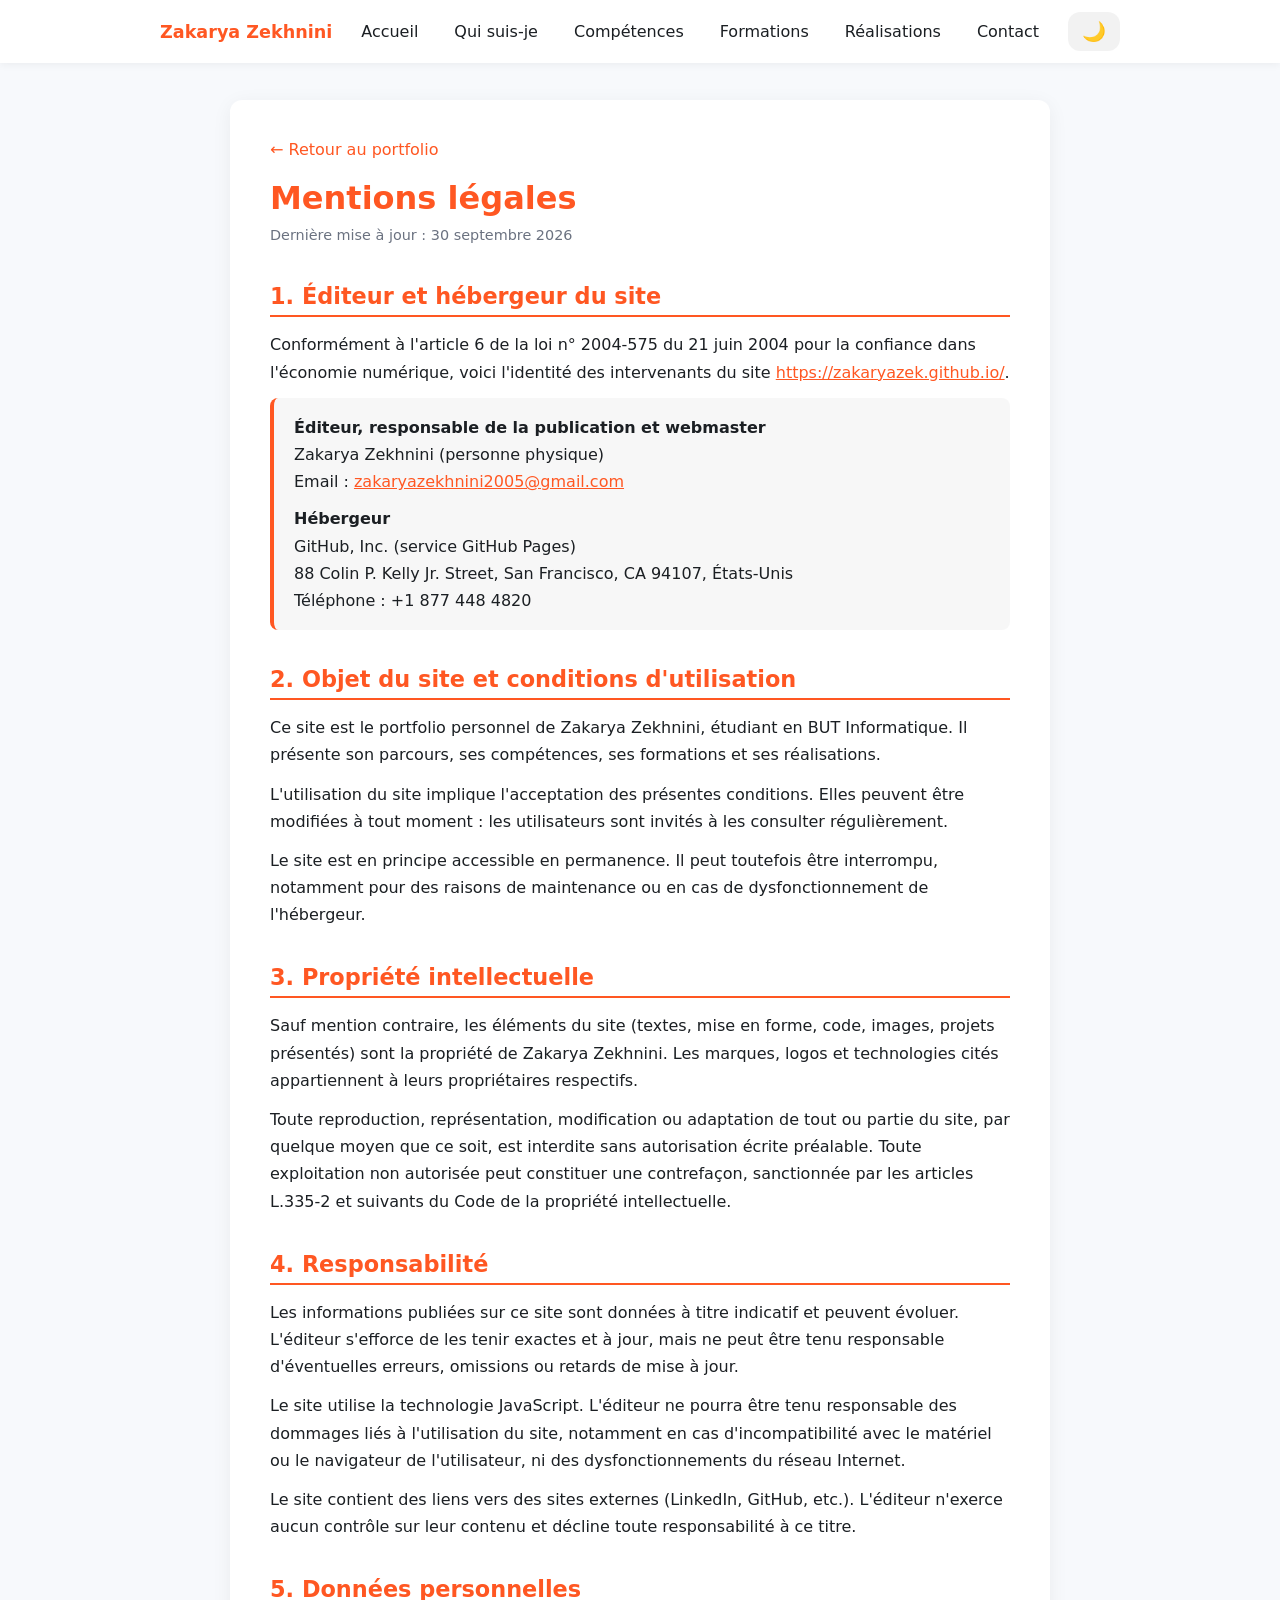
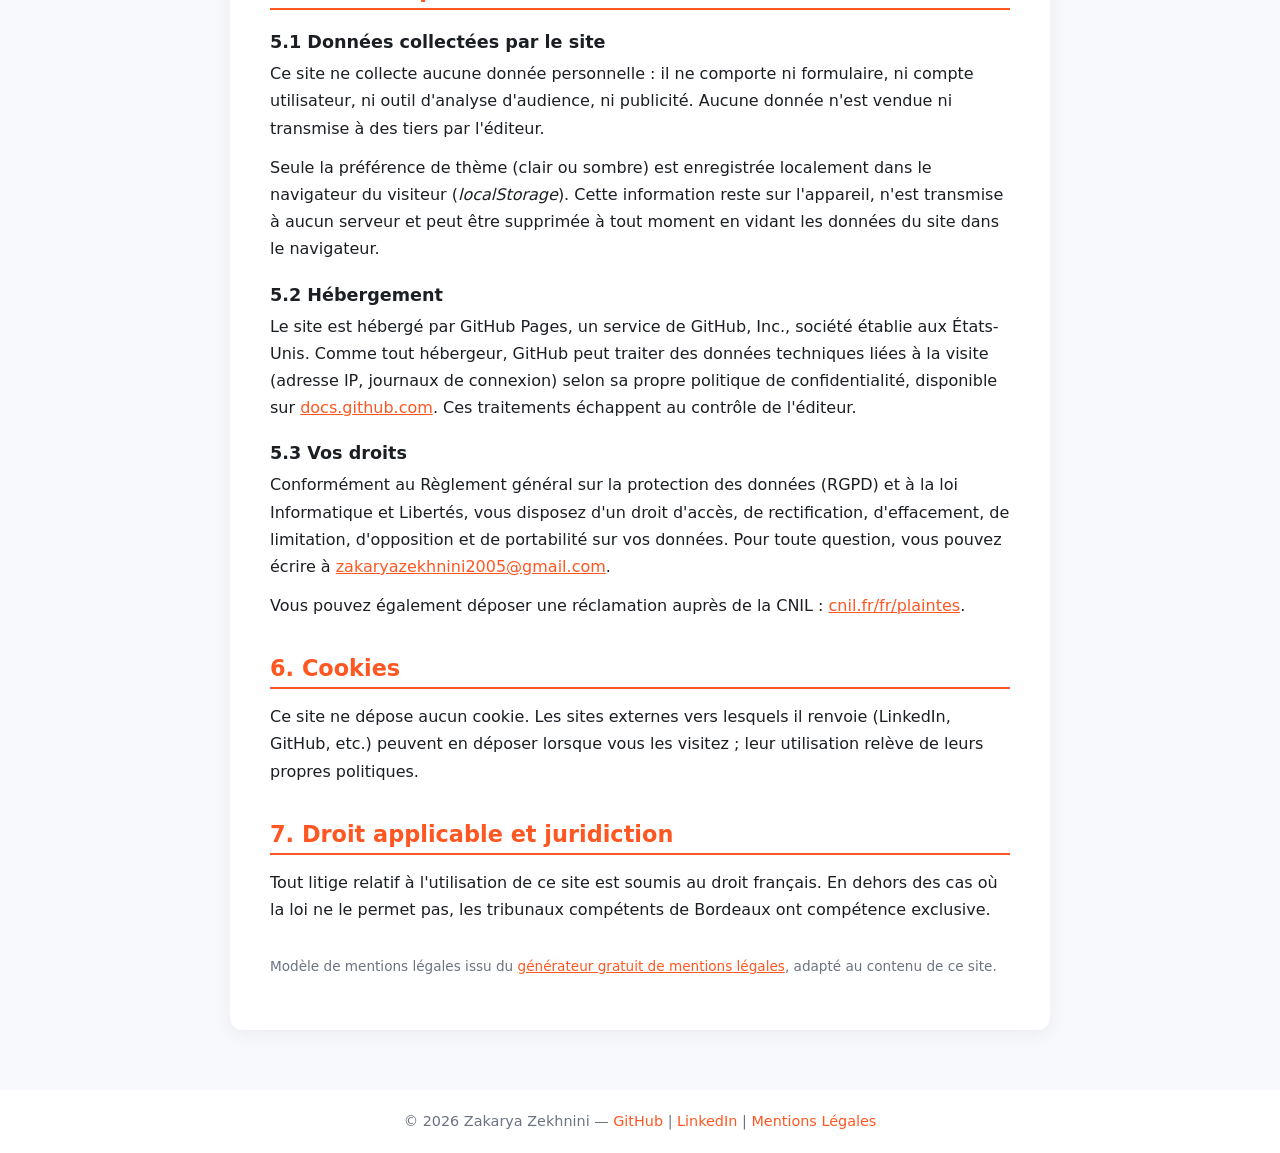
<file: mentions-legales.html>
<!doctype html>
<html lang="fr">

<head>
  <meta charset="utf-8" />
  <meta name="viewport" content="width=device-width,initial-scale=1" />
  <title>Mentions légales — Zakarya Zekhnini</title>
  <link rel="stylesheet" href="style.css" />
  <style>
    .legal-main {
      margin-top: 60px;
      scroll-snap-type: none;
      padding: 40px 20px 60px;
    }

    .legal-card {
      max-width: 820px;
      margin: 0 auto;
      background: var(--card);
      border-radius: var(--radius);
      padding: 40px;
      box-shadow: 0 4px 20px rgba(0, 0, 0, 0.06);
      transition: background 0.3s ease;
    }

    body.dark-mode .legal-card {
      box-shadow: 0 4px 20px rgba(0, 0, 0, 0.4);
    }

    .legal-back {
      display: inline-block;
      margin-bottom: 20px;
      color: var(--accent);
      text-decoration: none;
      font-weight: 500;
    }

    .legal-back:hover {
      text-decoration: underline;
    }

    .legal-title {
      color: var(--accent);
      font-size: 2rem;
      margin-bottom: 6px;
      text-align: left;
    }

    .legal-updated {
      color: var(--muted);
      font-size: 0.9rem;
      margin-bottom: 28px;
    }

    .legal-card h2 {
      margin-top: 36px;
      margin-bottom: 14px;
      padding-bottom: 6px;
      font-size: 1.4rem;
      border-bottom: 2px solid var(--accent);
    }

    .legal-card h3 {
      margin: 22px 0 8px;
      font-size: 1.1rem;
    }

    .legal-card p,
    .legal-card li {
      line-height: 1.7;
    }

    .legal-card p {
      margin-bottom: 12px;
    }

    .legal-card ul {
      padding-left: 22px;
      margin-bottom: 12px;
    }

    .legal-card a {
      color: var(--accent);
    }

    .legal-id {
      background: rgba(0, 0, 0, 0.03);
      border-left: 4px solid var(--accent);
      border-radius: 8px;
      padding: 16px 20px;
      margin-bottom: 16px;
    }

    body.dark-mode .legal-id {
      background: rgba(255, 255, 255, 0.05);
    }

    .legal-id p {
      margin-bottom: 0;
    }

    .legal-id p + p {
      margin-top: 10px;
    }

    .legal-credit {
      margin-top: 32px;
      color: var(--muted);
      font-size: 0.85rem;
    }

    @media (max-width: 768px) {
      .legal-main {
        padding: 24px 14px 40px;
      }

      .legal-card {
        padding: 24px 20px;
      }

      .legal-title {
        font-size: 1.6rem;
      }
    }
  </style>
</head>

<body>
  <header>
    <nav>
      <h1>Zakarya Zekhnini</h1>

      <button class="burger-btn" id="burger-btn" style="display: none;" aria-label="Menu">
        <span></span>
        <span></span>
        <span></span>
      </button>

      <div class="menu" id="menu">
        <a href="index.html#accueil">Accueil</a>
        <a href="index.html#qui-suis-je">Qui suis-je</a>
        <a href="index.html#competences">Compétences</a>
        <a href="index.html#formations">Formations</a>
        <a href="index.html#realisations">Réalisations</a>
        <a href="index.html#contact">Contact</a>
      </div>
      <button id="theme-toggle" class="theme-toggle">🌙</button>
    </nav>
  </header>

  <main class="legal-main">
    <article class="legal-card">
      <a class="legal-back" href="index.html">← Retour au portfolio</a>
      <h1 class="legal-title">Mentions légales</h1>
      <p class="legal-updated">Dernière mise à jour : 30 septembre 2026</p>

      <h2>1. Éditeur et hébergeur du site</h2>
      <p>Conformément à l'article 6 de la loi n° 2004-575 du 21 juin 2004 pour la confiance dans l'économie numérique,
        voici l'identité des intervenants du site
        <a href="https://zakaryazek.github.io/">https://zakaryazek.github.io/</a>.</p>

      <div class="legal-id">
        <p><strong>Éditeur, responsable de la publication et webmaster</strong><br>
          Zakarya Zekhnini (personne physique)<br>
          Email : <a href="mailto:zakaryazekhnini2005@gmail.com">zakaryazekhnini2005@gmail.com</a></p>
        <p><strong>Hébergeur</strong><br>
          GitHub, Inc. (service GitHub Pages)<br>
          88 Colin P. Kelly Jr. Street, San Francisco, CA 94107, États-Unis<br>
          Téléphone : +1 877 448 4820</p>
      </div>

      <h2>2. Objet du site et conditions d'utilisation</h2>
      <p>Ce site est le portfolio personnel de Zakarya Zekhnini, étudiant en BUT Informatique. Il présente son parcours,
        ses compétences, ses formations et ses réalisations.</p>
      <p>L'utilisation du site implique l'acceptation des présentes conditions. Elles peuvent être modifiées à tout
        moment : les utilisateurs sont invités à les consulter régulièrement.</p>
      <p>Le site est en principe accessible en permanence. Il peut toutefois être interrompu, notamment pour des raisons
        de maintenance ou en cas de dysfonctionnement de l'hébergeur.</p>

      <h2>3. Propriété intellectuelle</h2>
      <p>Sauf mention contraire, les éléments du site (textes, mise en forme, code, images, projets présentés) sont la
        propriété de Zakarya Zekhnini. Les marques, logos et technologies cités appartiennent à leurs propriétaires
        respectifs.</p>
      <p>Toute reproduction, représentation, modification ou adaptation de tout ou partie du site, par quelque moyen que
        ce soit, est interdite sans autorisation écrite préalable. Toute exploitation non autorisée peut constituer une
        contrefaçon, sanctionnée par les articles L.335-2 et suivants du Code de la propriété intellectuelle.</p>

      <h2>4. Responsabilité</h2>
      <p>Les informations publiées sur ce site sont données à titre indicatif et peuvent évoluer. L'éditeur s'efforce de
        les tenir exactes et à jour, mais ne peut être tenu responsable d'éventuelles erreurs, omissions ou retards de
        mise à jour.</p>
      <p>Le site utilise la technologie JavaScript. L'éditeur ne pourra être tenu responsable des dommages liés à
        l'utilisation du site, notamment en cas d'incompatibilité avec le matériel ou le navigateur de l'utilisateur, ni
        des dysfonctionnements du réseau Internet.</p>
      <p>Le site contient des liens vers des sites externes (LinkedIn, GitHub, etc.). L'éditeur n'exerce aucun contrôle
        sur leur contenu et décline toute responsabilité à ce titre.</p>

      <h2>5. Données personnelles</h2>
      <h3>5.1 Données collectées par le site</h3>
      <p>Ce site ne collecte aucune donnée personnelle : il ne comporte ni formulaire, ni compte utilisateur, ni outil
        d'analyse d'audience, ni publicité. Aucune donnée n'est vendue ni transmise à des tiers par l'éditeur.</p>
      <p>Seule la préférence de thème (clair ou sombre) est enregistrée localement dans le navigateur du visiteur
        (<em>localStorage</em>). Cette information reste sur l'appareil, n'est transmise à aucun serveur et peut être
        supprimée à tout moment en vidant les données du site dans le navigateur.</p>

      <h3>5.2 Hébergement</h3>
      <p>Le site est hébergé par GitHub Pages, un service de GitHub, Inc., société établie aux États-Unis. Comme tout
        hébergeur, GitHub peut traiter des données techniques liées à la visite (adresse IP, journaux de connexion) selon
        sa propre politique de confidentialité, disponible sur
        <a href="https://docs.github.com/en/site-policy/privacy-policies/github-general-privacy-statement"
          target="_blank" rel="noopener">docs.github.com</a>. Ces traitements échappent au contrôle de l'éditeur.</p>

      <h3>5.3 Vos droits</h3>
      <p>Conformément au Règlement général sur la protection des données (RGPD) et à la loi Informatique et Libertés,
        vous disposez d'un droit d'accès, de rectification, d'effacement, de limitation, d'opposition et de portabilité
        sur vos données. Pour toute question, vous pouvez écrire à
        <a href="mailto:zakaryazekhnini2005@gmail.com">zakaryazekhnini2005@gmail.com</a>.</p>
      <p>Vous pouvez également déposer une réclamation auprès de la CNIL :
        <a href="https://www.cnil.fr/fr/plaintes" target="_blank" rel="noopener">cnil.fr/fr/plaintes</a>.</p>

      <h2>6. Cookies</h2>
      <p>Ce site ne dépose aucun cookie. Les sites externes vers lesquels il renvoie (LinkedIn, GitHub, etc.) peuvent
        en déposer lorsque vous les visitez ; leur utilisation relève de leurs propres politiques.</p>

      <h2>7. Droit applicable et juridiction</h2>
      <p>Tout litige relatif à l'utilisation de ce site est soumis au droit français. En dehors des cas où la loi ne le
        permet pas, les tribunaux compétents de Bordeaux ont compétence exclusive.</p>

      <p class="legal-credit">Modèle de mentions légales issu du
        <a href="https://fr.orson.io/1371/generateur-mentions-legales" target="_blank" rel="noopener">générateur
          gratuit de mentions légales</a>, adapté au contenu de ce site.</p>
    </article>
  </main>

  <footer>
    <p>© 2026 Zakarya Zekhnini —
      <a href="https://github.com/zakaryazek" target="_blank">GitHub</a> |
      <a href="https://www.linkedin.com/in/zakarya-zekhnini" target="_blank">LinkedIn</a> |
      <a href="mentions-legales.html">Mentions Légales</a>
    </p>
  </footer>

  <script>
    // --- Couleur accent aléatoire à chaque chargement (comme la page d'accueil) ---
    const accentColors = ['#0078d7', '#e74c3c', '#2E8B57', '#9b59b6', '#f39c12',
      '#1abc9c', '#e91e63', '#00bcd4', '#ff5722', '#607d8b'];
    document.documentElement.style.setProperty(
      '--accent', accentColors[Math.floor(Math.random() * accentColors.length)]);

    // --- Menu burger ---
    const burgerBtn = document.getElementById('burger-btn');
    const menu = document.getElementById('menu');
    burgerBtn.addEventListener('click', () => {
      menu.classList.toggle('active');
      burgerBtn.classList.toggle('active');
    });

    // --- Thème sombre/clair (même clé "theme" que la page d'accueil) ---
    const themeToggle = document.getElementById('theme-toggle');
    const body = document.body;
    if (localStorage.getItem('theme') === 'dark') {
      body.classList.add('dark-mode');
      themeToggle.textContent = '☀️';
    }
    themeToggle.addEventListener('click', () => {
      body.classList.toggle('dark-mode');
      const dark = body.classList.contains('dark-mode');
      themeToggle.textContent = dark ? '☀️' : '🌙';
      localStorage.setItem('theme', dark ? 'dark' : 'light');
    });
  </script>
</body>

</html>
</file>
<file: style.css>
:root {
  --accent: #0078d7;
  --bg: #f7f9fc;
  --text: #1b1f23;
  --muted: #6b7280;
  --card: #ffffff;
  --radius: 12px;
  font-family: "Inter", system-ui, sans-serif;
  scroll-behavior: smooth;
}

body.dark-mode {
  --bg: #0f1419;
  --text: #e8ebed;
  --muted: #9ca3af;
  --card: #1a1f2e;
}

* {
  box-sizing: border-box;
  margin: 0;
  padding: 0;
}

body {
  background: var(--bg);
  color: var(--text);
  transition: background 0.3s ease, color 0.3s ease;
}

header {
  position: fixed;
  top: 0;
  left: 0;
  right: 0;
  background: var(--card);
  box-shadow: 0 2px 8px rgba(0, 0, 0, 0.05);
  z-index: 10;
  transition: background 0.3s ease;
}

nav {
  max-width: 1000px;
  margin: 0 auto;
  display: flex;
  justify-content: space-between;
  align-items: center;
  padding: 12px 20px;
}

nav h1 {
  color: var(--accent);
  font-size: 1.1rem;
  font-weight: 600;
}

.menu {
  display: flex;
  gap: 12px;
  flex-wrap: wrap;
}

.menu a {
  color: var(--text);
  text-decoration: none;
  padding: 6px 12px;
  border-radius: var(--radius);
  transition: background 0.2s;
}

.menu a:hover {
  background: rgba(0, 0, 0, 0.05);
}

.menu a.active-section {
  background: rgba(0, 0, 0, 0.08);
}

body.dark-mode .menu a:hover {
  background: rgba(255, 255, 255, 0.1);
}

body.dark-mode .menu a.active-section {
  background: rgba(255, 255, 255, 0.15);
}

.theme-toggle {
  background: rgba(0, 0, 0, 0.05);
  border: none;
  padding: 8px 14px;
  border-radius: var(--radius);
  cursor: pointer;
  font-size: 1.2rem;
  transition: background 0.2s, transform 0.2s;
  display: flex;
  align-items: center;
  justify-content: center;
}

body.dark-mode .theme-toggle {
  background: rgba(255, 255, 255, 0.1);
}

.theme-toggle:hover {
  background: rgba(0, 0, 0, 0.1);
  transform: scale(1.1);
}

body.dark-mode .theme-toggle:hover {
  background: rgba(255, 255, 255, 0.2);
}

section {
  height: 100vh;
  display: flex;
  align-items: center;
  justify-content: center;
  scroll-snap-align: start;
  padding: 40px;
}

#competences {
  background: #eef2f8;
  transition: background 0.3s ease;
}

body.dark-mode #competences {
  background: #1a2235;
}

#qui-suis-je {
  background: var(--bg);
}

#formations {
  background: #eef2f8;
  transition: background 0.3s ease;
}

body.dark-mode #formations {
  background: #1a2235;
}

#realisations {
  background: var(--bg);
}

#contact {
  background: #eef2f8;
  transition: background 0.3s ease;
}

body.dark-mode #contact {
  background: #1a2235;
}

.content {
  max-width: 1100px;
  width: 100%;
  text-align: center;
}

h2 {
  color: var(--accent);
  margin-bottom: 12px;
  font-size: 1.8rem;
}

p {
  line-height: 1.6;
}

main {
  margin-top: 60px;
  scroll-snap-type: y mandatory;
}

#accueil {
  position: relative;
  overflow: hidden;
}

#accueil canvas {
  position: absolute;
  top: 0;
  left: 0;
  width: 100%;
  height: 100%;
  z-index: 0;
}

#accueil .content {
  position: relative;
  z-index: 1;
}

.hero-content {
  text-align: center;
  max-width: 800px;
  margin: 0 auto;
  background: rgba(255, 255, 255, 0.95);
  padding: 60px 40px;
  border-radius: calc(var(--radius) * 2);
  box-shadow: 0 10px 40px rgba(0, 0, 0, 0.15);
  animation: fadeInUp 1s ease-out;
  backdrop-filter: blur(10px);
  transition: background 0.3s ease;
}

body.dark-mode .hero-content {
  background: rgba(26, 31, 46, 0.95);
  color: var(--text);
}

.hero-title {
  font-size: 3.5rem;
  font-weight: 700;
  margin-bottom: 16px;
  color: var(--text);
  letter-spacing: -1px;
}

.hero-subtitle {
  font-size: 1.5rem;
  font-weight: 500;
  color: var(--accent);
  margin-bottom: 24px;
}

.hero-description {
  font-size: 1.15rem;
  line-height: 1.8;
  color: var(--text);
  margin-bottom: 40px;
  max-width: 700px;
  margin-left: auto;
  margin-right: auto;
}

.hero-buttons {
  display: flex;
  gap: 20px;
  justify-content: center;
  flex-wrap: wrap;
}

.btn-primary,
.btn-secondary {
  display: inline-block;
  padding: 14px 32px;
  min-width: 200px;
  border-radius: var(--radius);
  text-decoration: none;
  font-weight: 600;
  font-size: 1rem;
  transition: all 0.3s ease;
  box-shadow: 0 4px 12px rgba(0, 120, 215, 0.3);
  border: none;
  cursor: pointer;
  text-align: center;
}

.btn-primary {
  background: var(--accent);
  color: #ffffff;
}

.btn-primary:hover {
  background: var(--text);
  color: #ffffff;
  transform: translateY(-2px);
  box-shadow: 0 6px 20px rgba(0, 120, 215, 0.5);
}

.btn-secondary {
  background: var(--card);
  color: var(--accent);
  border: 2px solid var(--accent);
  box-shadow: 0 4px 12px rgba(0, 120, 215, 0.3);
}

.btn-secondary:hover {
  background: var(--text);
  color: #ffffff;
  border-color: var(--text);
  transform: translateY(-2px);
  box-shadow: 0 6px 20px rgba(0, 120, 215, 0.5);
}

@keyframes fadeInUp {
  from {
    opacity: 0;
    transform: translateY(30px);
  }

  to {
    opacity: 1;
    transform: translateY(0);
  }
}



/* ========================================
   SECTION QUI SUIS-JE - CSS COMPLET
   ======================================== */

#qui-suis-je .content {
  max-width: 1200px;
}

/* Layout principal */
.about-layout {
  display: grid;
  grid-template-columns: 350px 1fr;
  gap: 50px;
  align-items: stretch;
  margin-top: 50px;
  min-height: 600px;
}

/* Photo avec design moderne */
.about-photo {
  width: 100%;
  height: 600px;
  border-radius: var(--radius);
  overflow: hidden;
  border: 4px solid var(--accent);
  position: relative;
  transition: all 0.4s ease;
}


.about-photo img {
  width: 100%;
  height: 100%;
  object-fit: cover;
}



/* Partie droite */
.about-right {
  display: flex;
  flex-direction: column;
  gap: 25px;
}

/* Menu horizontal moderne */
.about-menu {
  display: flex;
  gap: 12px;
  background: var(--card);
  border-radius: calc(var(--radius) + 2px);
  padding: 10px;
  box-shadow: 0 4px 15px rgba(0, 0, 0, 0.08);
  border: 2px solid rgba(0, 120, 215, 0.1);
  width: 100%;
}

body.dark-mode .about-menu {
  border-color: rgba(0, 120, 215, 0.3);
  box-shadow: 0 4px 15px rgba(0, 0, 0, 0.3);
}

.about-menu-item {
  flex: 1;
  padding: 14px 24px;
  background: transparent;
  border: none;
  color: var(--text);
  font-weight: 600;
  font-size: 1rem;
  cursor: pointer;
  border-radius: var(--radius);
  transition: all 0.3s ease;
  position: relative;
  white-space: nowrap;
}

.about-menu-item::after {
  content: '';
  position: absolute;
  bottom: 8px;
  left: 50%;
  transform: translateX(-50%);
  width: 0;
  height: 3px;
  background: var(--accent);
  border-radius: 2px;
  transition: width 0.3s ease;
}

.about-menu-item:hover {
  background: rgba(0, 120, 215, 0.08);
  transform: translateY(-2px);
}

.about-menu-item.active {
  background: var(--accent);
  color: white;
  box-shadow: 0 4px 12px rgba(0, 120, 215, 0.3);
}

.about-menu-item.active::after {
  display: none;
}

body.dark-mode .about-menu-item:hover {
  background: rgba(0, 120, 215, 0.15);
}

/* Menu déroulant élégant */
.about-menu-dropdown {
  position: relative;
  flex: 1;
}

.dropdown-content {
  position: absolute;
  top: calc(100% + 10px);
  left: 0;
  right: 0;
  background: var(--card);
  border-radius: var(--radius);
  box-shadow: 0 8px 25px rgba(0, 0, 0, 0.15);
  margin-top: 0;
  opacity: 0;
  visibility: hidden;
  transform: translateY(-15px);
  transition: all 0.3s cubic-bezier(0.68, -0.55, 0.265, 1.55);
  z-index: 10;
  overflow: hidden;
  border: 2px solid rgba(0, 120, 215, 0.2);
}

body.dark-mode .dropdown-content {
  box-shadow: 0 8px 25px rgba(0, 0, 0, 0.5);
  border-color: rgba(0, 120, 215, 0.4);
}

.about-menu-dropdown:hover .dropdown-content {
  opacity: 1;
  visibility: visible;
  transform: translateY(0);
}

.dropdown-content button {
  width: 100%;
  padding: 14px 24px;
  background: transparent;
  border: none;
  color: var(--text);
  font-size: 0.95rem;
  font-weight: 500;
  text-align: left;
  cursor: pointer;
  transition: all 0.2s ease;
  border-bottom: 1px solid rgba(0, 0, 0, 0.05);
  position: relative;
}

.dropdown-content button::before {
  content: '▸';
  position: absolute;
  left: 10px;
  opacity: 0;
  transition: all 0.2s ease;
  color: var(--accent);
}

.dropdown-content button:hover::before {
  opacity: 1;
  left: 8px;
}

.dropdown-content button:last-child {
  border-bottom: none;
}

.dropdown-content button:hover {
  background: linear-gradient(90deg, rgba(0, 120, 215, 0.1) 0%, transparent 100%);
  padding-left: 30px;
  color: var(--accent);
}

body.dark-mode .dropdown-content button {
  border-bottom-color: rgba(255, 255, 255, 0.05);
}

body.dark-mode .dropdown-content button:hover {
  background: linear-gradient(90deg, rgba(0, 120, 215, 0.2) 0%, transparent 100%);
}

/* Zone de contenu stylisée */
.about-content-box {
  background: var(--card);
  border: 3px solid var(--accent);
  border-radius: calc(var(--radius) + 4px);
  padding: 40px;
  height: 500px;
  box-shadow: 0 6px 20px rgba(0, 0, 0, 0.08);
  position: relative;
}

.about-content-box::before {
  content: '';
  position: absolute;
  top: -2px;
  left: -2px;
  right: -2px;
  bottom: -2px;
  background: linear-gradient(135deg, var(--accent), transparent);
  border-radius: calc(var(--radius) + 4px);
  z-index: -1;
  opacity: 0.1;
}

body.dark-mode .about-content-box {
  box-shadow: 0 6px 20px rgba(0, 0, 0, 0.3);
}

#dynamic-text {
  line-height: 1.9;
  font-size: 1.05rem;
  color: var(--text);
}

#dynamic-text h3 {
  color: var(--accent);
  margin-bottom: 20px;
  font-size: 1.6rem;
  font-weight: 700;
  position: relative;
  padding-bottom: 12px;
}

#dynamic-text h3::after {
  content: '';
  position: absolute;
  bottom: 0;
  left: 0;
  width: 60px;
  height: 4px;
  background: var(--accent);
  border-radius: 2px;
}

#dynamic-text p {
  margin-bottom: 18px;
  text-align: justify;
}

#dynamic-text strong {
  color: var(--accent);
  font-weight: 600;
}

#dynamic-text ul {
  list-style: none;
  padding-left: 0;
  margin: 20px 0;
}

#dynamic-text ul li {
  padding: 10px 0;
  padding-left: 35px;
  position: relative;
  transition: transform 0.2s ease;
}

#dynamic-text ul li:hover {
  transform: translateX(5px);
}

#dynamic-text ul li::before {
  content: "▸";
  position: absolute;
  left: 10px;
  color: var(--accent);
  font-weight: bold;
  font-size: 1.2rem;
}



#competences h2 {
  margin-bottom: 60px;
}

#competences {
  position: relative;
  overflow: hidden;
}

#competences::before {
  content: '';
  position: absolute;
  top: -50%;
  right: -10%;
  width: 500px;
  height: 500px;
  background: radial-gradient(circle, rgba(0, 120, 215, 0.08) 0%, transparent 70%);
  pointer-events: none;
}

#competences::after {
  content: '';
  position: absolute;
  bottom: -30%;
  left: -5%;
  width: 400px;
  height: 400px;
  background: radial-gradient(circle, rgba(0, 120, 215, 0.05) 0%, transparent 70%);
  pointer-events: none;
}

body.dark-mode #competences::before,
body.dark-mode #competences::after {
  display: none;
}

#competences .content {
  max-width: 1400px;
  position: relative;
  z-index: 1;
}

.skills {
  display: grid;
  grid-template-columns: repeat(5, 1fr);
  gap: 50px;
  margin-top: 20px;
  text-align: left;
}

.skill {
  background: #eef2f8;
  padding: 24px 20px;
  box-shadow: 0 2px 8px rgba(0, 0, 0, 0.04);
  min-height: 280px;
  transition: transform 0.3s ease, box-shadow 0.3s ease, background 0.3s ease;
  position: relative;
}

body.dark-mode .skill {
  background: #1a2235;
}

.skill::before {
  content: '';
  position: absolute;
  top: 0;
  left: 0;
  width: 4px;
  height: 0;
  background: var(--accent);
  transition: height 0.3s ease;
}

.skill:hover {
  transform: translateY(-4px);
  box-shadow: 0 6px 16px rgba(0, 120, 215, 0.12);
}

.skill:hover::before {
  height: 100%;
}

.skill h3 {
  color: var(--accent);
  font-size: 1.05rem;
  font-weight: 600;
  margin-bottom: 20px;
  border-bottom: 2px solid rgba(0, 120, 215, 0.2);
  padding-bottom: 10px;
  min-height: 50px;
  display: flex;
  align-items: center;
  transition: border-color 0.3s ease;
}

.skill:hover h3 {
  border-bottom-color: var(--accent);
}

.skill p {
  font-size: 0.9rem;
  line-height: 2.2;
  white-space: pre-line;
  color: var(--text);
}

/* ========================================
   SECTION CONTACT - UN SEUL BLOC
   ======================================== */

#contact .content {
  max-width: 900px;
}

.contact-intro {
  font-size: 1.1rem;
  color: var(--muted);
  margin-bottom: 40px;
  max-width: 600px;
  margin-left: auto;
  margin-right: auto;
}

.contact-unified-card {
  background: var(--card);
  border: 3px solid var(--accent);
  border-radius: calc(var(--radius) + 4px);
  padding: 40px;

  transition: all 0.3s ease;
}



.contact-items {
  display: flex;
  flex-direction: column;
  gap: 0;
}

.contact-item {
  display: grid;
  grid-template-columns: 60px 1fr auto;
  align-items: center;
  gap: 20px;
  padding: 25px 20px;
  border-bottom: 2px solid rgba(0, 120, 215, 0.1);
  transition: all 0.3s ease;
  position: relative;
  background: transparent;
  /* Retirer le fond grisé par défaut */
}

.contact-item:last-child {
  border-bottom: none;
}

.contact-item::before {
  content: '';
  position: absolute;
  left: 0;
  top: 0;
  bottom: 0;
  width: 4px;
  background: var(--accent);
  transform: scaleY(0);
  transition: transform 0.3s ease;
}

.contact-item:hover::before {
  transform: scaleY(1);
}

.contact-item:hover {
  background: rgba(0, 120, 215, 0.05);
  padding-left: 25px;
}

body.dark-mode .contact-item {
  border-bottom-color: rgba(0, 120, 215, 0.2);
}

body.dark-mode .contact-item:hover {
  background: rgba(0, 120, 215, 0.1);
}

/* Retirer le style highlight par défaut du CV */
.contact-item-highlight {
  background: transparent;
  /* Changé de rgba(0, 120, 215, 0.05) */
  border-left: none;
  /* Changé de 4px solid */
}

.contact-item-highlight:hover {
  background: rgba(0, 120, 215, 0.05);
}

body.dark-mode .contact-item-highlight {
  background: transparent;
  /* Changé */
}

body.dark-mode .contact-item-highlight:hover {
  background: rgba(0, 120, 215, 0.1);
}

.contact-icon {
  font-size: 2.5rem;
  text-align: center;
  transition: transform 0.3s ease;
}

.contact-item:hover .contact-icon {
  transform: scale(1.15);
}

.contact-details {
  text-align: left;
}

.contact-details h3 {
  color: var(--accent);
  font-size: 1.1rem;
  font-weight: 700;
  margin-bottom: 5px;
}

.contact-value {
  color: var(--text);
  font-size: 0.95rem;
  margin: 0;
  opacity: 0.8;
}

/* Tous les boutons ont la même taille */
.contact-btn {
  display: inline-block;
  padding: 12px 32px;
  /* Taille uniforme */
  min-width: 140px;
  /* Largeur minimale identique */
  background: var(--accent);
  color: white;
  text-decoration: none;
  border-radius: var(--radius);
  font-weight: 600;
  font-size: 0.95rem;
  /* Taille de texte identique */
  transition: all 0.3s ease;
  border: none;
  cursor: pointer;
  box-shadow: 0 4px 12px rgba(0, 120, 215, 0.3);
  white-space: nowrap;
  text-align: center;
}

.contact-btn:hover {
  background: var(--text);
  transform: translateY(-2px);
  box-shadow: 0 5px 15px rgba(0, 120, 215, 0.4);
}

/* Le bouton primary a les mêmes dimensions maintenant */
.contact-btn-primary {
  background: var(--accent);
  /* Suppression des paddings et font-size différents */
}

.contact-btn-primary:hover {
  background: var(--text);
  box-shadow: 0 6px 20px rgba(0, 120, 215, 0.5);
}

/* Animation de succès pour la copie */
@keyframes successPulse {
  0% {
    transform: scale(1);
  }

  50% {
    transform: scale(1.05);
  }

  100% {
    transform: scale(1);
  }
}

.contact-btn.copied {
  background: #2ecc71;
  animation: successPulse 0.4s ease;
}



.timeline {
  position: relative;
  width: 100%;
  min-height: 450px;
  margin-top: 80px;
  display: flex;
  justify-content: space-around;
  align-items: center;
  padding: 0 40px;
}

.timeline-line {
  position: absolute;
  top: 50%;
  left: 3%;
  width: 94%;
  height: 4px;
  background: var(--accent);
  border-radius: 2px;
  z-index: 0;
  transform: translateY(-50%);
}

.timeline-arrow {
  position: absolute;
  top: 50%;
  right: 2.5%;
  width: 0;
  height: 0;
  border-top: 8px solid transparent;
  border-bottom: 8px solid transparent;
  border-left: 14px solid var(--accent);
  transform: translateY(-50%);
}

.timeline-item {
  position: relative;
  text-align: center;
  flex: 0 0 28%;
  z-index: 1;
  cursor: pointer;
}

.timeline-connector {
  position: absolute;
  left: 50%;
  width: 3px;
  background: var(--accent);
  transform: translateX(-50%);
}

.timeline-box {
  background: var(--card);
  border: 2px solid var(--accent);
  border-radius: var(--radius);
  padding: 16px 18px;
  width: 100%;
  max-width: 240px;
  margin: 0 auto;
  box-shadow: 0 4px 10px rgba(0, 0, 0, 0.1);
  transition: transform 0.2s, box-shadow 0.2s, background 0.3s ease, color 0.3s ease;
}

.timeline-box h3 {
  font-size: 1rem;
  margin-bottom: 8px;
  color: var(--text);
}

.timeline-box p {
  font-size: 0.85rem;
  color: var(--text);
}

.timeline-box:hover {
  transform: translateY(-6px);
  box-shadow: 0 8px 20px rgba(0, 0, 0, 0.15);
}

.timeline-item.top .timeline-connector {
  bottom: 50%;
  height: 80px;
}

.timeline-item.top .timeline-box {
  position: absolute;
  bottom: calc(50% + 80px);
  left: 50%;
  transform: translateX(-50%);
}

.timeline-item.bottom .timeline-connector {
  top: 50%;
  height: 80px;
}

.timeline-item.bottom .timeline-box {
  position: absolute;
  top: calc(50% + 80px);
  left: 50%;
  transform: translateX(-50%);
}

.timeline-item.bottom .timeline-box:hover,
.timeline-item.top .timeline-box:hover {
  transform: translate(-50%, -6px);
}

.modal {
  position: fixed;
  inset: 0;
  background: rgba(0, 0, 0, 0.4);
  display: flex;
  align-items: center;
  justify-content: center;
  visibility: hidden;
  opacity: 0;
  transition: opacity 0.3s ease;
  z-index: 100;
}

.modal.show {
  visibility: visible;
  opacity: 1;
}

.modal-content {
  background: var(--card);
  padding: 20px 24px;
  border-radius: var(--radius);
  box-shadow: 0 6px 20px rgba(0, 0, 0, 0.2);
  max-width: 400px;
  text-align: left;
  position: relative;
  color: var(--text);
}

.close-btn {
  position: absolute;
  top: 8px;
  right: 12px;
  background: transparent;
  border: none;
  font-size: 18px;
  cursor: pointer;
  color: var(--muted);
}

.close-btn:hover {
  color: var(--accent);
}



#realisations .content {
  max-width: 1400px;
}

.projects {
  display: grid;
  grid-template-columns: repeat(auto-fill, minmax(280px, 1fr));
  gap: 30px;
  margin-top: 40px;
}

.project-card {
  background: var(--card);
  overflow: hidden;
  box-shadow: 0 2px 8px rgba(0, 0, 0, 0.08);
  cursor: pointer;
  transition: transform 0.3s ease, box-shadow 0.3s ease;
}

.project-card.hidden {
  display: none;
}

.project-card:hover {
  box-shadow: 0 8px 20px rgba(0, 120, 215, 0.15);
}


.project-image {
  width: 100%;
  height: 200px;
  background: linear-gradient(135deg, #667eea 0%, #764ba2 100%);
  display: flex;
  align-items: center;
  justify-content: center;
  overflow: hidden;
  position: relative;
}

.project-image img {
  width: 100%;
  height: 100%;
  object-fit: cover;
}

.project-image:not(:has(img[src*="."])) {
  background: linear-gradient(135deg,
      rgba(0, 120, 215, 0.8) 0%,
      rgba(0, 120, 215, 0.5) 100%);
}


.project-info {
  padding: 20px;
  background: var(--card);
}

.project-info h3 {
  font-size: 1.05rem;
  color: var(--text);
  margin-bottom: 8px;
  font-weight: 600;
}

.project-info p {
  font-size: 0.9rem;
  line-height: 1.5;
  color: var(--text);
}

.muted {
  color: var(--muted);
}


footer {
  text-align: center;
  padding: 20px;
  color: var(--muted);
  font-size: 0.9rem;
  background: var(--card);
  transition: background 0.3s ease;
}

footer a {
  color: var(--accent);
  text-decoration: none;
}

footer a:hover {
  text-decoration: underline;
}



/* ========================================
   FILTRES ET CARROUSEL PROJETS
   ======================================== */

.project-filters {
  display: flex;
  justify-content: center;
  gap: 15px;
  flex-wrap: wrap;
  margin-bottom: 40px;
}

.filter-btn {
  padding: 12px 24px;
  background: var(--card);
  color: var(--text);
  border: 2px solid rgba(0, 120, 215, 0.2);
  border-radius: var(--radius);
  font-weight: 600;
  font-size: 0.95rem;
  cursor: pointer;
  transition: all 0.3s ease;
}

.filter-btn:hover {
  background: rgba(0, 120, 215, 0.1);
  border-color: var(--accent);
  transform: translateY(-2px);
}

.filter-btn.active {
  background: var(--accent);
  color: white;
  border-color: var(--accent);
}

body.dark-mode .filter-btn {
  border-color: rgba(0, 120, 215, 0.3);
}

.projects-carousel-wrapper {
  position: relative;
  max-width: 1400px;
  margin: 0 auto;
}

.carousel-arrow {
  position: absolute;
  top: 50%;
  transform: translateY(-50%);
  background: var(--accent);
  color: white;
  border: none;
  width: 50px;
  height: 50px;
  border-radius: 50%;
  font-size: 2rem;
  cursor: pointer;
  z-index: 5;
  transition: all 0.3s ease;
  display: flex;
  align-items: center;
  justify-content: center;
  box-shadow: 0 4px 12px rgba(0, 120, 215, 0.3);
}

.carousel-arrow:hover {
  background: var(--text);
  transform: translateY(-50%) scale(1.1);
  box-shadow: 0 6px 20px rgba(0, 120, 215, 0.5);
}

.carousel-arrow.left {
  left: -70px;
}

.carousel-arrow.right {
  right: -70px;
}

.carousel-arrow:disabled {
  opacity: 0.3;
  cursor: not-allowed;
}

.carousel-arrow:disabled:hover {
  transform: translateY(-50%) scale(1);
  background: var(--accent);
}

.projects-carousel {
  display: grid;
  grid-template-columns: repeat(4, 1fr);
  gap: 30px;
  overflow: hidden;
}



/* ========================================
   MODALE PROJET - STYLES COMPLETS
   ======================================== */

#project-modal {
  position: fixed;
  inset: 0;
  background: rgba(0, 0, 0, 0.6);
  display: flex;
  align-items: center;
  justify-content: center;
  visibility: hidden;
  opacity: 0;
  transition: opacity 0.3s ease;
  z-index: 100;
  padding: 20px;
}

#project-modal.show {
  visibility: visible;
  opacity: 1;
}

#project-modal .modal-content {
  background: var(--card);
  border-radius: var(--radius);
  box-shadow: 0 10px 40px rgba(0, 0, 0, 0.3);
  max-width: 800px;
  width: 100%;
  max-height: 90vh;
  overflow-y: auto;
  position: relative;
  color: var(--text);
  animation: slideUp 0.3s ease-out;
}

@keyframes slideUp {
  from {
    opacity: 0;
    transform: translateY(30px);
  }

  to {
    opacity: 1;
    transform: translateY(0);
  }
}

/* Header de la modale */
.project-modal-header {
  display: flex;
  justify-content: space-between;
  align-items: center;
  padding: 30px 40px;
  border-bottom: 2px solid rgba(0, 120, 215, 0.1);
  background: linear-gradient(135deg, rgba(0, 120, 215, 0.05), transparent);
  position: relative;
}

.project-modal-header h3 {
  color: var(--accent);
  font-size: 1.6rem;
  margin: 0;
  font-weight: 700;
  flex: 1;
}

/* Image de la modale */
.project-modal-image {
  width: 100%;
  height: 250px;
  background: linear-gradient(135deg,
      rgba(0, 120, 215, 0.8) 0%,
      rgba(0, 120, 215, 0.5) 100%);
  display: flex;
  align-items: center;
  justify-content: center;
  overflow: hidden;
  position: relative;
}

.project-modal-image img {
  width: 100%;
  height: 100%;
  object-fit: cover;
}

.project-modal-image::after {
  content: '';
  position: absolute;
  inset: 0;
  background: rgba(0, 120, 215, 0.1);
  pointer-events: none;
}

/* Body de la modale - Layout correct */
.project-modal-body {
  padding: 40px;
}

/* Section résumé - prend toute la largeur */
.project-modal-body .project-section:first-child {
  margin-bottom: 30px;
  padding-bottom: 30px;
  border-bottom: 2px solid rgba(0, 120, 215, 0.1);
}

/* Layout deux colonnes pour Tools et Skills */
.project-modal-body .project-section.tools {
  display: inline-block;
  width: 48%;
  vertical-align: top;
  margin-right: 4%;
}

.project-modal-body .project-section.skills {
  display: inline-block;
  width: 48%;
  vertical-align: top;
}

.project-section {
  margin-bottom: 0;
}

.project-section h4 {
  color: var(--accent);
  font-size: 1.2rem;
  margin-bottom: 20px;
  margin-top: 0;
  font-weight: 700;
  display: flex;
  align-items: center;
  gap: 10px;
}

.project-section p {
  color: var(--text);
  line-height: 1.8;
  font-size: 0.95rem;
  margin: 0;
  text-align: justify;
}

/* Listes stylisées */
.project-section ul {
  list-style: none;
  padding: 0;
  margin: 0;
}

.project-section ul li {
  padding: 12px 0;
  padding-left: 30px;
  position: relative;
  color: var(--text);
  font-size: 0.95rem;
  line-height: 1.6;
}


.project-section ul li::before {
  content: "▸";
  position: absolute;
  left: 0;
  color: var(--accent);
  font-weight: bold;
  font-size: 1.2rem;
}

/* Footer de la modale */
.project-modal-footer {
  padding: 30px 40px;
  background: rgba(0, 120, 215, 0.05);
  text-align: center;
  border-top: 2px solid rgba(0, 120, 215, 0.1);
}

/* Bouton GitHub */
.github-btn {
  display: inline-flex;
  align-items: center;
  gap: 10px;
  padding: 14px 32px;
  background: #24292e;
  color: white;
  text-decoration: none;
  border-radius: var(--radius);
  font-weight: 600;
  font-size: 1rem;
  transition: all 0.3s ease;
  box-shadow: 0 4px 12px rgba(0, 0, 0, 0.2);
  border: none;
  cursor: pointer;
}

.github-btn:hover {
  background: #1a1f24;
  transform: translateY(-2px);
  box-shadow: 0 6px 20px rgba(0, 0, 0, 0.3);
}

.github-btn::before {
  content: "⚡";
  font-size: 1.2rem;
}

/* Bouton fermer */
#close-project-modal,
.close-btn {
  position: absolute;
  top: 15px;
  right: 15px;
  background: transparent;
  border: none;
  font-size: 28px;
  cursor: pointer;
  color: var(--muted);
  width: 40px;
  height: 40px;
  display: flex;
  align-items: center;
  justify-content: center;
  border-radius: var(--radius);
  transition: all 0.2s ease;
}

#close-project-modal:hover,
.close-btn:hover {
  color: var(--accent);
  background: rgba(0, 120, 215, 0.1);
}

/* Dark mode */
body.dark-mode .project-modal-header {
  border-bottom-color: rgba(0, 120, 215, 0.2);
}

body.dark-mode .project-modal-body .project-section:first-child {
  border-bottom-color: rgba(0, 120, 215, 0.2);
}

body.dark-mode .project-modal-footer {
  background: rgba(0, 120, 215, 0.1);
  border-top-color: rgba(0, 120, 215, 0.2);
}




/* ========================================
   MODALE FORMATION - STYLES
   ======================================== */

#formation-modal {
  position: fixed;
  inset: 0;
  background: rgba(0, 0, 0, 0.6);
  display: flex;
  align-items: center;
  justify-content: center;
  visibility: hidden;
  opacity: 0;
  transition: opacity 0.3s ease;
  z-index: 100;
  padding: 20px;
}

#formation-modal.show {
  visibility: visible;
  opacity: 1;
}

#formation-modal .modal-content {
  background: var(--card);
  border-radius: var(--radius);
  box-shadow: 0 10px 40px rgba(0, 0, 0, 0.3);
  max-width: 850px;
  width: 100%;
  max-height: 90vh;
  overflow-y: auto;
  position: relative;
  color: var(--text);
  animation: slideUp 0.3s ease-out;
}


/* Header */
.formation-modal-header {
  display: flex;
  justify-content: space-between;
  align-items: center;
  padding: 30px 40px;
  border-bottom: 2px solid rgba(0, 120, 215, 0.1);
  background: linear-gradient(135deg, rgba(0, 120, 215, 0.05), transparent);
  position: relative;
}

.formation-modal-header h3 {
  color: var(--accent);
  font-size: 1.6rem;
  margin: 0;
  font-weight: 700;
  flex: 1;
}

/* Image */
.formation-modal-image {
  width: 100%;
  height: 250px;
  background: linear-gradient(135deg,
      rgba(0, 120, 215, 0.8) 0%,
      rgba(0, 120, 215, 0.5) 100%);
  display: flex;
  align-items: center;
  justify-content: center;
  overflow: hidden;
  position: relative;
}

.formation-modal-image img {
  width: 100%;
  height: 100%;
  object-fit: cover;
}

.formation-modal-image::after {
  content: '';
  position: absolute;
  inset: 0;
  background: rgba(0, 120, 215, 0.1);
  pointer-events: none;
}

/* Body */
.formation-modal-body {
  padding: 40px;
}

/* Barre info (Établissement + Période) */
.formation-info-bar {
  display: grid;
  grid-template-columns: 1fr 1fr;
  gap: 20px;
  margin-bottom: 40px;
  padding: 25px;
  background: rgba(0, 120, 215, 0.05);
  border-radius: var(--radius);
  border: 2px solid rgba(0, 120, 215, 0.1);
}

.info-item {
  text-align: center;
}

.info-label {
  display: block;
  font-size: 0.85rem;
  font-weight: 600;
  color: var(--muted);
  text-transform: uppercase;
  letter-spacing: 0.5px;
  margin-bottom: 8px;
}

.info-value {
  font-size: 1.1rem;
  font-weight: 600;
  color: var(--accent);
  margin: 0;
}

body.dark-mode .formation-info-bar {
  background: rgba(0, 120, 215, 0.1);
  border-color: rgba(0, 120, 215, 0.2);
}

/* Grid deux colonnes (Parcours + Compétences) */
.formation-content-grid {
  display: grid;
  grid-template-columns: 1fr 1fr;
  gap: 40px;
  margin-bottom: 30px;
}

.formation-section {
  margin-bottom: 0;
}

.formation-section h4 {
  color: var(--accent);
  font-size: 1.2rem;
  margin-bottom: 20px;
  margin-top: 0;
  font-weight: 700;
  display: flex;
  align-items: center;
  gap: 10px;
}

.formation-section ul {
  list-style: none;
  padding: 0;
  margin: 0;
}

.formation-section ul li {
  padding: 12px 0;
  padding-left: 30px;
  position: relative;
  color: var(--text);
  font-size: 0.95rem;
  line-height: 1.6;
}

.formation-section ul li::before {
  content: "▸";
  position: absolute;
  left: 0;
  color: var(--accent);
  font-weight: bold;
  font-size: 1.2rem;
}

/* Footer */
.formation-modal-footer {
  padding: 25px 40px;
  background: rgba(0, 120, 215, 0.05);
  border-top: 2px solid rgba(0, 120, 215, 0.1);
  text-align: center;
}

.footer-text {
  color: var(--muted);
  font-size: 0.95rem;
  font-style: italic;
  margin: 0;
  line-height: 1.6;
}

body.dark-mode .formation-modal-footer {
  background: rgba(0, 120, 215, 0.1);
  border-top-color: rgba(0, 120, 215, 0.2);
}

/* Bouton fermer */
#close-formation-modal {
  position: absolute;
  top: 15px;
  right: 15px;
  background: transparent;
  border: none;
  font-size: 28px;
  cursor: pointer;
  color: var(--muted);
  width: 40px;
  height: 40px;
  display: flex;
  align-items: center;
  justify-content: center;
  border-radius: var(--radius);
  transition: all 0.2s ease;
}

#close-formation-modal:hover {
  color: var(--accent);
  background: rgba(0, 120, 215, 0.1);
}


/* ========================================
   RESPONSIVE MOBILE
   ======================================== */

@media (max-width: 768px) {

  /* Uniformiser tous les backgrounds */
  #competences,
  #formations,
  #contact {
    background: var(--bg);
  }

  body.dark-mode #competences,
  body.dark-mode #formations,
  body.dark-mode #contact {
    background: var(--bg);
  }

  /* Supprimer les effets décoratifs */
  #competences::before,
  #competences::after {
    display: none;
  }

  /* ===== HEADER ET NAVIGATION ===== */
  nav {
    padding: 12px 15px;
  }

  nav h1 {
    font-size: 1rem;
  }

  /* Menu burger - caché par défaut */
  .menu {
    position: fixed;
    top: 60px;
    left: -100%;
    width: 100%;
    height: calc(100vh - 60px);
    background: var(--card);
    flex-direction: column;
    padding: 20px;
    gap: 0;
    transition: left 0.3s ease;
    box-shadow: 0 4px 20px rgba(0, 0, 0, 0.1);
    z-index: 100;
    overflow-y: auto;
  }

  /* Menu burger - visible quand actif */
  .menu.active {
    left: 0;
  }

  .menu a {
    padding: 15px 20px;
    font-size: 1.1rem;
    border-radius: 0;
    border-bottom: 1px solid rgba(0, 120, 215, 0.1);
    width: 100%;
    display: block;
  }

  .menu a:last-child {
    border-bottom: none;
  }

  body.dark-mode .menu a {
    border-bottom-color: rgba(0, 120, 215, 0.2);
  }

  /* Bouton burger */
  .burger-btn {
    display: flex !important;
    flex-direction: column;
    gap: 5px;
    background: transparent;
    border: none;
    cursor: pointer;
    padding: 8px;
    z-index: 101;
  }

  .burger-btn span {
    width: 25px;
    height: 3px;
    background: var(--accent);
    border-radius: 2px;
    transition: all 0.3s ease;
    display: block;
  }

  .burger-btn.active span:nth-child(1) {
    transform: rotate(45deg) translate(8px, 8px);
  }

  .burger-btn.active span:nth-child(2) {
    opacity: 0;
  }

  .burger-btn.active span:nth-child(3) {
    transform: rotate(-45deg) translate(7px, -7px);
  }

  /* ===== SECTIONS GÉNÉRALES ===== */
  section {
    height: auto;
    min-height: 100vh;
    padding: 80px 20px 40px;
  }

  .content {
    padding: 0 10px;
  }

  h2 {
    font-size: 1.6rem;
    margin-bottom: 40px;
  }

  /* ===== SECTION ACCUEIL ===== */
  #accueil {
    padding: 100px 20px 40px;
  }

  .hero-content {
    padding: 40px 25px;
    margin: 0 10px;
  }

  .hero-title {
    font-size: 2rem;
    letter-spacing: 0;
  }

  .hero-subtitle {
    font-size: 1.2rem;
    margin-bottom: 20px;
  }

  .hero-description {
    font-size: 1rem;
    margin-bottom: 30px;
  }

  .hero-buttons {
    flex-direction: column;
    gap: 15px;
  }

  .btn-primary,
  .btn-secondary {
    width: 100%;
    min-width: auto;
    padding: 12px 24px;
  }

  /* ===== SECTION QUI SUIS-JE ===== */
  .about-layout {
    grid-template-columns: 1fr;
    gap: 30px;
    margin-top: 30px;
  }

  .about-photo {
    height: 350px;
    max-width: 100%;
  }

  .about-menu {
    flex-direction: column;
    gap: 10px;
    padding: 8px;
  }

  .about-menu-item {
    width: 100%;
    text-align: center;
    padding: 12px 20px;
    font-size: 0.95rem;
  }

  .about-menu-dropdown {
    width: 100%;
  }

  /* Dropdown en mode accordéon sur mobile */
  .dropdown-content {
    position: static;
    opacity: 1;
    visibility: visible;
    transform: none;
    box-shadow: none;
    margin-top: 8px;
    border: 2px solid rgba(0, 120, 215, 0.2);
    background: rgba(0, 120, 215, 0.05);
    max-height: 0;
    overflow: hidden;
    transition: max-height 0.3s ease;
    border-radius: var(--radius);
  }

  .about-menu-dropdown:hover .dropdown-content,
  .about-menu-dropdown.active .dropdown-content {
    max-height: 500px;
  }

  .dropdown-content button {
    padding: 12px 20px;
    font-size: 0.9rem;
  }

  .about-content-box {
    height: auto;
    min-height: 350px;
    padding: 25px;
  }

  #dynamic-text {
    font-size: 0.95rem;
    line-height: 1.7;
  }

  #dynamic-text h3 {
    font-size: 1.4rem;
    margin-bottom: 15px;
  }

  #dynamic-text ul li {
    padding: 8px 0;
    padding-left: 30px;
  }

  /* ===== SECTION COMPÉTENCES ===== */
  .skills {
    grid-template-columns: 1fr;
    gap: 20px;
    margin-top: 30px;
  }

  .skill {
    min-height: auto;
    padding: 20px 18px;
  }

  .skill h3 {
    font-size: 1rem;
    min-height: auto;
    margin-bottom: 15px;
  }

  .skill p {
    font-size: 0.85rem;
    line-height: 2;
  }

  /* ===== SECTION FORMATIONS ===== */
  .timeline {
    flex-direction: column;
    min-height: auto;
    padding: 20px 10px;
    margin-top: 40px;
  }

  .timeline-line,
  .timeline-arrow {
    display: none;
  }

  .timeline-item {
    flex: none;
    width: 100%;
    margin-bottom: 25px;
    position: static;
  }

  .timeline-connector {
    display: none;
  }

  .timeline-item.top .timeline-box,
  .timeline-item.bottom .timeline-box {
    position: static;
    transform: none;
    max-width: 100%;
    margin: 0;
  }

  .timeline-box {
    padding: 20px;
  }

  .timeline-box:hover {
    transform: none;
  }

  .timeline-item.top .timeline-box:hover,
  .timeline-item.bottom .timeline-box:hover {
    transform: none;
  }

  .timeline-box h3 {
    font-size: 1.1rem;
  }

  .timeline-box p {
    font-size: 0.9rem;
  }

  /* ===== SECTION RÉALISATIONS ===== */
  .project-filters {
    flex-direction: column;
    gap: 10px;
    margin-bottom: 30px;
  }

  .filter-btn {
    width: 100%;
    padding: 12px 20px;
    font-size: 0.9rem;
  }

  .projects-carousel-wrapper {
    margin: 0;
  }

  .carousel-arrow {
    display: none;
  }

  .projects-carousel {
    grid-template-columns: 1fr;
    gap: 20px;
  }

  .project-card {
    width: 100%;
  }

  .project-image {
    height: 180px;
  }

  .project-info {
    padding: 18px;
  }

  .project-info h3 {
    font-size: 1rem;
  }

  .project-info p {
    font-size: 0.85rem;
  }

  /* ===== SECTION CONTACT ===== */
  .contact-intro {
    font-size: 1rem;
    margin-bottom: 30px;
  }

  .contact-unified-card {
    padding: 15px;
  }

  .contact-item {
    grid-template-columns: 50px 1fr;
    gap: 12px;
    padding: 18px 12px;
  }

  .contact-icon {
    font-size: 2rem;
  }

  .contact-details h3 {
    font-size: 0.95rem;
    margin-bottom: 4px;
  }

  .contact-value {
    font-size: 0.8rem;
  }

  .contact-btn {
    grid-column: 2 / 3;
    margin-top: 10px;
    width: 100%;
    padding: 10px 20px;
    min-width: auto;
    font-size: 0.9rem;
  }

  /* ===== MODALES ===== */
  #formation-modal,
  #project-modal {
    padding: 10px;
  }

  #formation-modal .modal-content,
  #project-modal .modal-content {
    margin: 0;
    max-height: calc(100vh - 20px);
    border-radius: calc(var(--radius) - 2px);
  }

  /* Modale Formation */
  .formation-modal-header,
  .project-modal-header {
    padding: 20px 15px;
  }

  .formation-modal-header h3,
  .project-modal-header h3 {
    font-size: 1.2rem;
    padding-right: 30px;
  }

  .formation-modal-image,
  .project-modal-image {
    height: 200px;
  }

  .formation-modal-body,
  .project-modal-body {
    padding: 20px 15px;
  }

  .formation-info-bar {
    grid-template-columns: 1fr;
    gap: 15px;
    padding: 15px;
    margin-bottom: 30px;
  }

  .info-label {
    font-size: 0.8rem;
  }

  .info-value {
    font-size: 1rem;
  }

  .formation-content-grid {
    grid-template-columns: 1fr;
    gap: 25px;
  }

  .formation-section h4,
  .project-section h4 {
    font-size: 1.1rem;
    margin-bottom: 15px;
  }

  .formation-section ul li,
  .project-section ul li {
    font-size: 0.9rem;
    padding: 10px 0;
    padding-left: 28px;
  }

  .formation-section ul li::before,
  .project-section ul li::before {
    font-size: 1.1rem;
  }

  .formation-modal-footer,
  .project-modal-footer {
    padding: 20px 15px;
  }

  .footer-text {
    font-size: 0.9rem;
  }

  /* Modale Projet */
  .project-modal-body .project-section:first-child {
    margin-bottom: 25px;
    padding-bottom: 25px;
  }

  .project-modal-body .project-section.tools,
  .project-modal-body .project-section.skills {
    display: block;
    width: 100%;
    margin-right: 0;
    margin-bottom: 25px;
  }

  .project-modal-body .project-section.skills {
    margin-bottom: 0;
  }

  .project-section p {
    font-size: 0.9rem;
  }

  .github-btn {
    padding: 12px 24px;
    font-size: 0.95rem;
    width: 100%;
  }

  #close-formation-modal,
  #close-project-modal {
    font-size: 24px;
    width: 35px;
    height: 35px;
  }

  /* ===== FOOTER ===== */
  footer {
    padding: 20px 15px;
    font-size: 0.85rem;
  }

  footer p {
    line-height: 1.8;
  }
}
</file>
